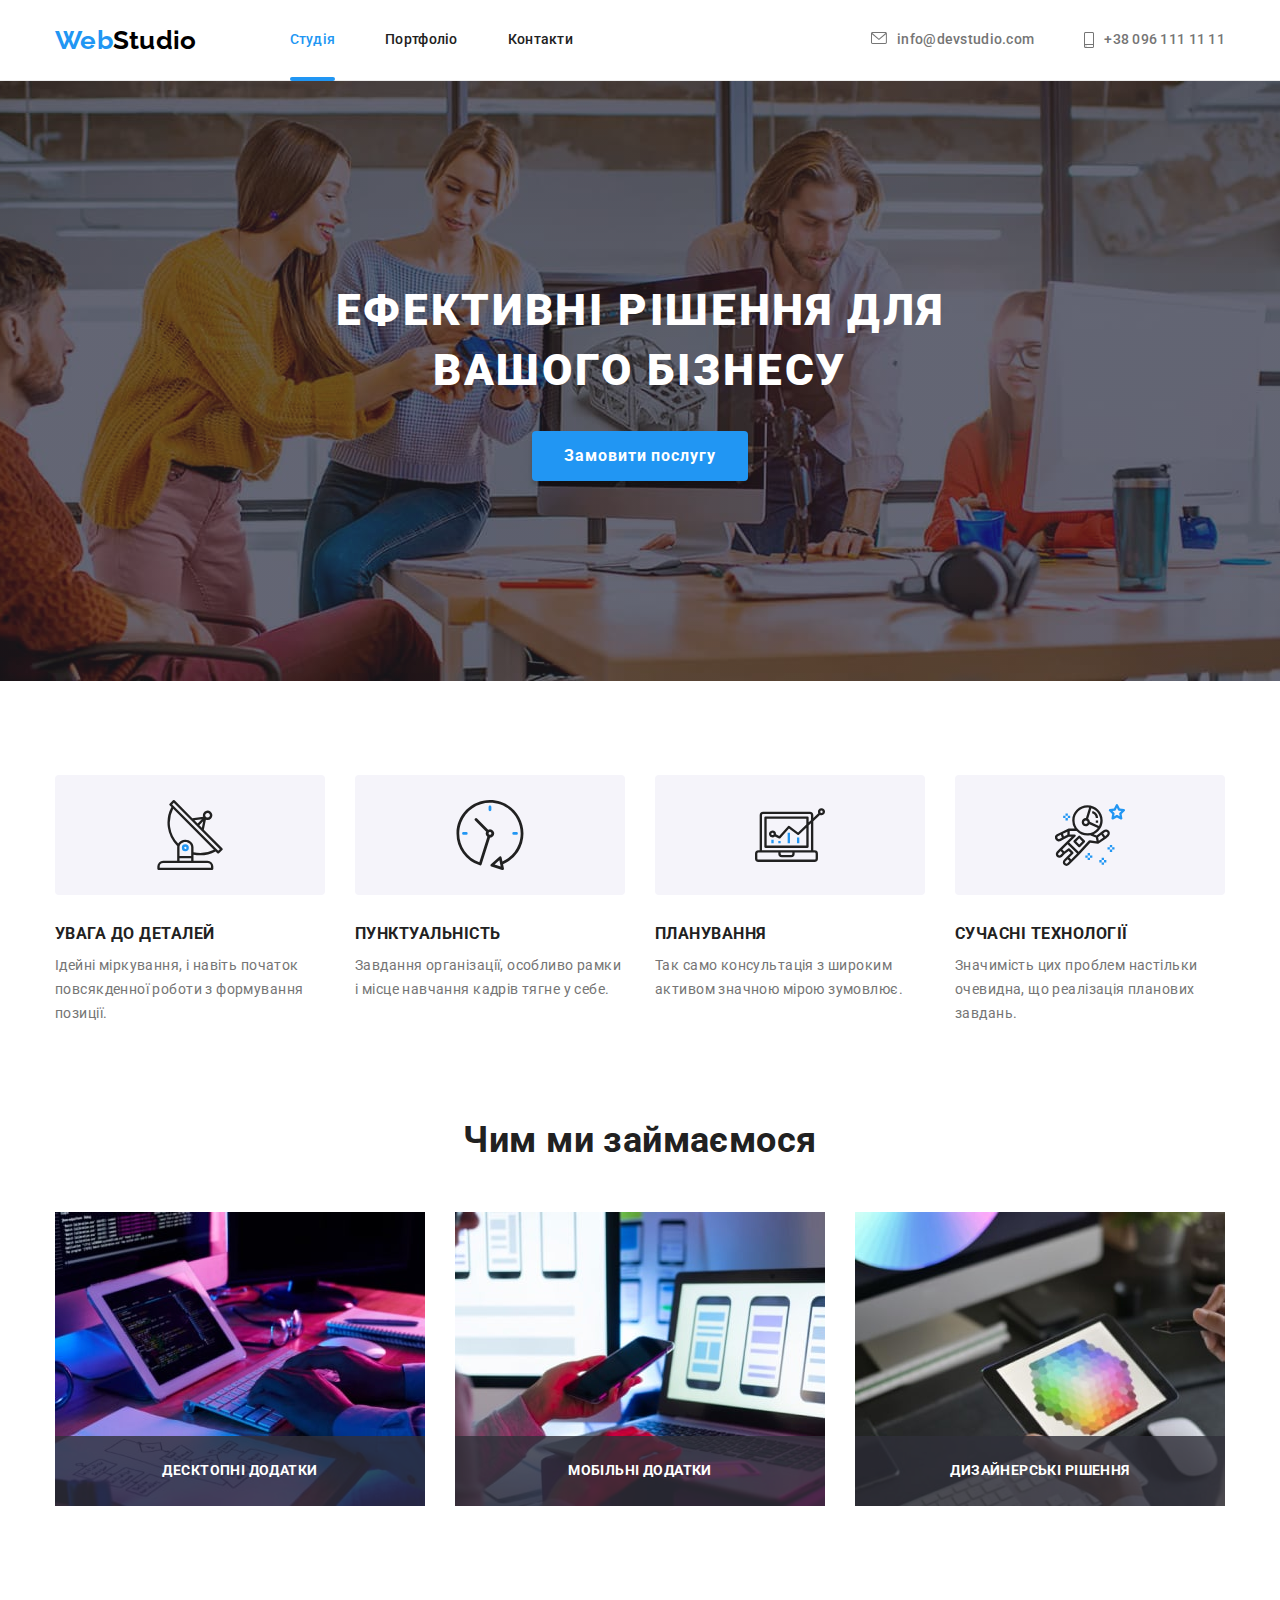
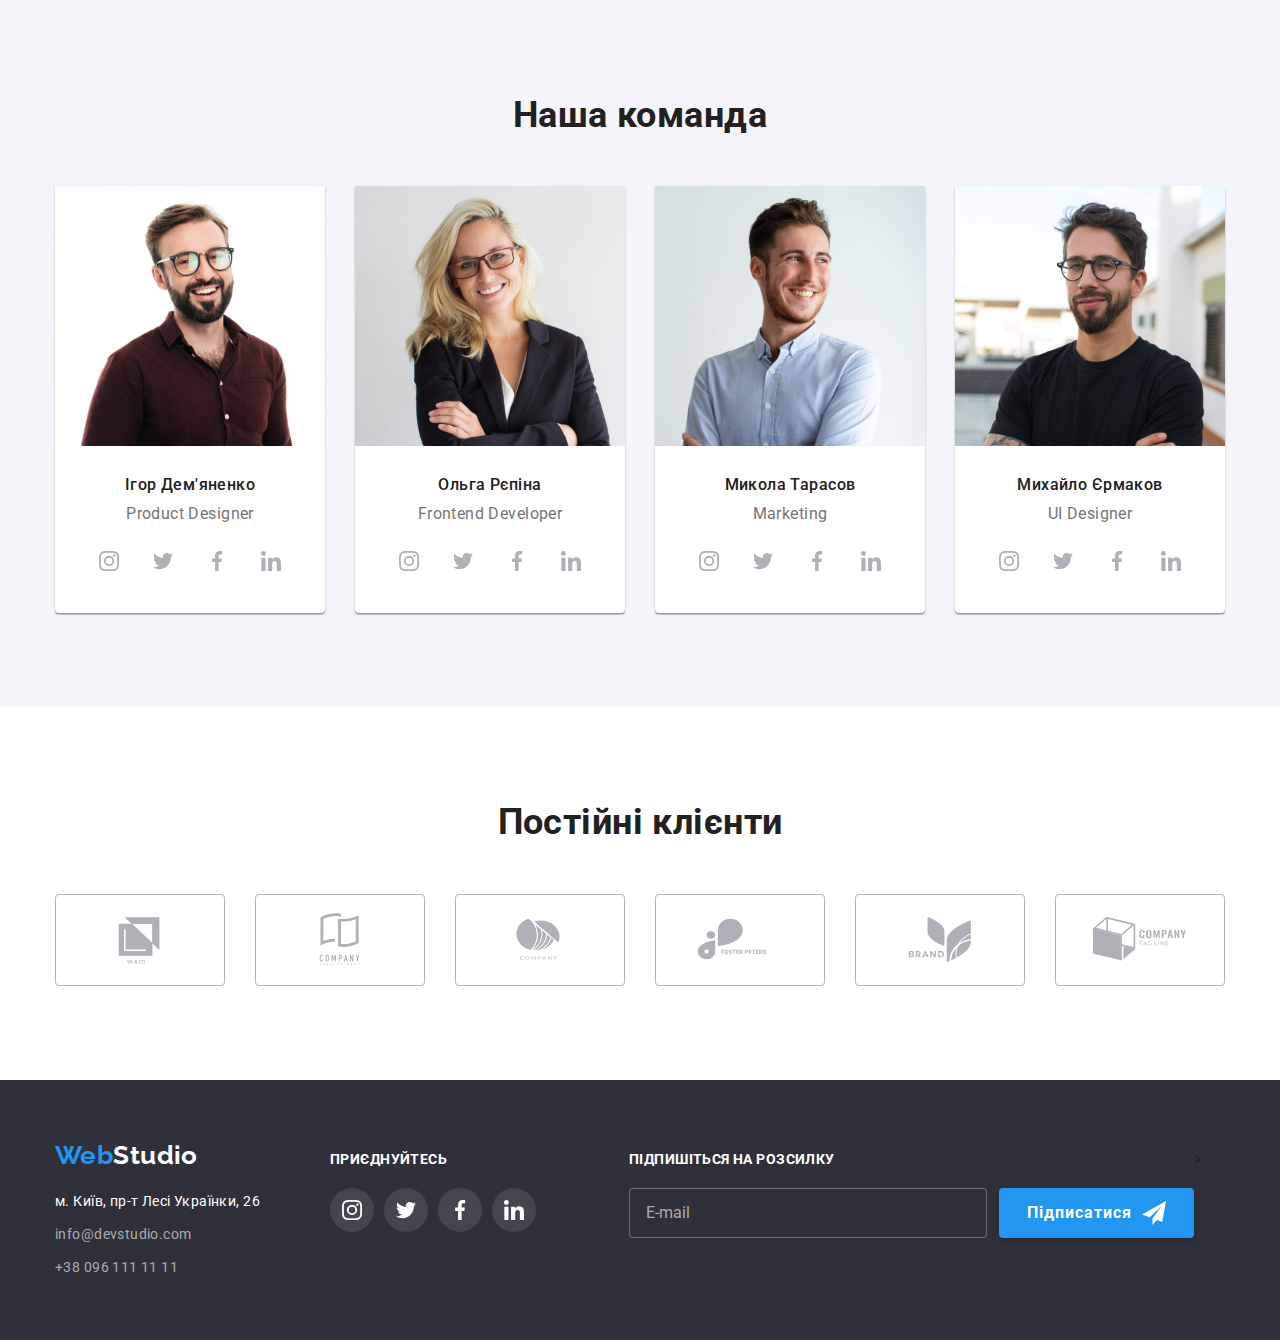
<file: index.html>
<!DOCTYPE html>
<html lang="uk">
<head>
    <meta charset="UTF-8">
    <meta http-equiv="X-UA-Compatible" content="IE=edge">
    <meta name="viewport" content="width=device-width, initial-scale=1.0">
    <title>WebStudio</title>
    <link
        href="https://fonts.googleapis.com/css2?family=Raleway:wght@700&family=Roboto:wght@400;500;700;900&display=swap"
        rel="stylesheet"/>
    <link rel="stylesheet" href="https://cdnjs.cloudflare.com/ajax/libs/modern-normalize/1.1.0/modern-normalize.min.css"/>
    <link rel="stylesheet" href="./css/styles.css"/>
</head>
<body no-scroll>
    <header class="header">
        <div class="container">
            <nav class="header-nav">
                <a class="logo" href="./index.html"><span class="logo-web">Web</span>Studio</a>
                <ul class="header-nav-list list">
                    <li class="item"><a class="header-nav-link link current" href="./index.html">Студія</a></li>
                    <li class="item"><a class="header-nav-link link" href="./portfolio.html">Портфоліо</a></li>
                    <li class="item"><a class="header-nav-link link" href="#">Контакти</a></li>
                </ul>
            </nav>
            <ul class="header-contact-list list">
                <li class="item">
                    <a class="header-contact-link link" href="mailto:info@devstudio.com">
                        <svg class="icon-contact" width="16" height="12">
                            <use href="./images/svg/icons.svg#icon-mail"></use>
                        </svg>
                        <p class="info-contact">info@devstudio.com</p>
                    </a>
                </li>
                <li class="item">
                    <a class="header-contact-link link" href="tel:+380961111111">
                        <svg class="icon-contact" width="10" height="16">
                            <use href="./images/svg/icons.svg#icon-phone"></use>
                        </svg>
                        <p class="info-contact">+38 096 111 11 11</p>
                    </a>
                </li>
            </ul>
        </div>
    </header>
    <main>
        <!-- Hero Section -->
        <section class="hero other-paddings">
            <h1 class="hero-title">Ефективні рішення для вашого бізнесу</h1>
            <button class="hero-btn button" type="button" data-modal-open>Замовити послугу</button>
        </section>
        <!-- Our Advantages Section -->
        <section class="advantages no-bottom-padding">
            <div class="container">
                <h2 class="visually-hidden">Наші переваги</h2>
                <ul class="advantages-list list">
                    <li class="item">
                        <div class="advantages-container">
                            <svg class="advantages-icon" width="70" height="70">
                                <use href="./images/svg/icons.svg#icon-antenna"></use>
                            </svg>
                        </div>
                        <h3 class="advantages-list-title">Увага до деталей</h3>
                        <p class="advantages-list-descr">Ідейні міркування, і навіть початок повсякденної роботи з формування позиції.
                        </p>
                    </li>
                    <li class="item">
                        <div class="advantages-container">
                            <svg class="advantages-icon" width="70" height="70">
                                <use href="./images/svg/icons.svg#icon-clock"></use>
                            </svg>
                        </div>
                        <h3 class="advantages-list-title">Пунктуальність</h3>
                        <p class="advantages-list-descr">Завдання організації, особливо рамки і місце навчання кадрів тягне у себе.</p>
                    </li>
                    <li class="item">
                        <div class="advantages-container">
                            <svg class="advantages-icon" width="70" height="70">
                                <use href="./images/svg/icons.svg#icon-diagram"></use>
                            </svg>
                        </div>
                        <h3 class="advantages-list-title">Планування</h3>
                        <p class="advantages-list-descr">Так само консультація з широким активом значною мірою зумовлює.</p>
                    </li>
                    <li class="item">
                        <div class="advantages-container">
                            <svg class="advantages-icon" width="70" height="70">
                                <use href="./images/svg/icons.svg#icon-astronaut"></use>
                            </svg>
                        </div>
                        <h3 class="advantages-list-title">Сучасні технології</h3>
                        <p class="advantages-list-descr">Значимість цих проблем настільки очевидна, що реалізація планових завдань.</p>
                    </li>
                </ul>
            </div>
        </section>
        <!-- About Section -->
        <section class="about">
            <div class="container">
                <h2 class="about-title section-title">Чим ми займаємося</h2>
                <ul class="about-list list">
                    <li class="item">
                        <div class="about-img-wrapper">
                           <img class="about-list-img" src="./images/about/about-img-1.jpg" alt="Веб студія" width="370" height="294">
                            <div class="about-list-container">
                                <h3 class="about-list-title">Десктопні додатки</h3>
                            </div>
                        </div>
                    </li>
                    <li class="item">
                        <div class="about-img-wrapper">
                            <img class="about-list-img" src="./images/about/about-img-2.jpg" alt="Веб студія" width="370" height="294">
                            <div class="about-list-container">
                                <h3 class="about-list-title">Мобільні додатки</h3>
                            </div>
                        </div>
                    </li>
                    <li class="item">
                        <div class="about-img-wrapper">
                            <img class="about-list-img" src="./images/about/about-img-3.jpg" alt="Веб студія" width="370" height="294">
                            <div class="about-list-container">
                                <h3 class="about-list-title">Дизайнерські рішення</h3>
                            </div>
                        </div>
                    </li>
                </ul>
            </div>
        </section>
        <!-- Our team Section -->
        <section class="team">
            <div class="container">
                <h2 class="team-title section-title">Наша команда</h2>
                <ul class="team-list list">
                    <li class="item">
                        <img class="team-list-img" src="./images/team/team-member-1.jpg" alt="Ігор Дем'яненко" width="270" height="260">
                        <div class="team-container">
                            <h3 class="team-list-title">Ігор Дем'яненко</h3>
                            <p class="team-list-descr">Product Designer</p>
                            <ul class="socials-list list">
                                <li class="socials-item">
                                    <a class="socials-link link" href="#" target="_blank">
                                        <svg class="socials-icon" width="20" height="20">
                                            <use href="./images/svg/icons.svg#icon-instagram"></use>                                            
                                        </svg>
                                    </a>
                                </li>
                                <li class="socials-item">
                                    <a class="socials-link link" href="#" target="_blank">
                                        <svg class="socials-icon" width="20" height="20">
                                            <use href="./images/svg/icons.svg#icon-twitter"></use>
                                        </svg>
                                    </a>
                                </li>
                                <li class="socials-item">
                                    <a class="socials-link link" href="#" target="_blank">
                                        <svg class="socials-icon" width="20" height="20">
                                            <use href="./images/svg/icons.svg#icon-facebook"></use>
                                        </svg>
                                    </a>
                                </li>
                                <li class="socials-item">
                                    <a class="socials-link link" href="#" target="_blank">
                                        <svg class="socials-icon" width="20" height="20">
                                            <use href="./images/svg/icons.svg#icon-linkedin"></use>                                            
                                        </svg>
                                    </a>
                                </li>
                            </ul>
                        </div>
                    </li>
                    <li class="item">
                        <img class="team-list-img" src="./images/team/team-member-2.jpg" alt="Ольга Рєпіна" width="270" height="260">
                        <div class="team-container">
                            <h3 class="team-list-title">Ольга Рєпіна</h3>
                            <p class="team-list-descr">Frontend Developer</p>
                            <ul class="socials-list list">
                                <li class="socials-item">
                                    <a class="socials-link link" href="#" target="_blank">
                                        <svg class="socials-icon" width="20" height="20">
                                            <use href="./images/svg/icons.svg#icon-instagram"></use>
                                        </svg>
                                    </a>
                                </li>
                                <li class="socials-item">
                                    <a class="socials-link link" href="#" target="_blank">
                                        <svg class="socials-icon" width="20" height="20">
                                            <use href="./images/svg/icons.svg#icon-twitter"></use>
                                        </svg>
                                    </a>
                                </li>
                                <li class="socials-item">
                                    <a class="socials-link link" href="#" target="_blank">
                                        <svg class="socials-icon" width="20" height="20">
                                            <use href="./images/svg/icons.svg#icon-facebook"></use>
                                        </svg>
                                    </a>
                                </li>
                                <li class="socials-item">
                                    <a class="socials-link link" href="#" target="_blank">
                                        <svg class="socials-icon" width="20" height="20">
                                            <use href="./images/svg/icons.svg#icon-linkedin"></use>
                                        </svg>
                                    </a>
                                </li>
                            </ul>
                        </div>
                    </li>
                    <li class="item">
                        <img class="team-list-img" src="./images/team/team-member-3.jpg" alt="Микола Тарасов" width="270" height="260">
                        <div class="team-container">
                            <h3 class="team-list-title">Микола Тарасов</h3>
                            <p class="team-list-descr">Marketing</p>
                            <ul class="socials-list list">
                                <li class="socials-item">
                                    <a class="socials-link link" href="#" target="_blank">
                                        <svg class="socials-icon" width="20" height="20">
                                            <use href="./images/svg/icons.svg#icon-instagram"></use>                                            
                                        </svg>
                                    </a>
                                </li>
                                <li class="socials-item">
                                    <a class="socials-link link" href="#" target="_blank">
                                        <svg class="socials-icon" width="20" height="20">
                                            <use href="./images/svg/icons.svg#icon-twitter"></use>
                                        </svg>
                                    </a>
                                </li>
                                <li class="socials-item">
                                    <a class="socials-link link" href="#" target="_blank">
                                        <svg class="socials-icon" width="20" height="20">
                                            <use href="./images/svg/icons.svg#icon-facebook"></use>
                                        </svg>
                                    </a>
                                </li>
                                <li class="socials-item">
                                    <a class="socials-link link" href="#" target="_blank">
                                        <svg class="socials-icon" width="20" height="20">
                                            <use href="./images/svg/icons.svg#icon-linkedin"></use>                                            
                                        </svg>
                                    </a>
                                </li>
                            </ul>
                        </div>
                    </li>
                    <li class="item">
                        <img class="team-list-img" src="./images/team/team-member-4.jpg" alt="Михайло Єрмаков" width="270" height="260">
                        <div class="team-container">
                            <h3 class="team-list-title">Михайло Єрмаков</h3>
                            <p class="team-list-descr">UI Designer</p>
                            <ul class="socials-list list">
                                <li class="socials-item">
                                    <a class="socials-link link" href="#" target="_blank">
                                        <svg class="socials-icon" width="20" height="20">
                                            <use href="./images/svg/icons.svg#icon-instagram"></use>                                            
                                        </svg>
                                    </a>
                                </li>
                                <li class="socials-item">
                                    <a class="socials-link link" href="#" target="_blank">
                                        <svg class="socials-icon" width="20" height="20">
                                            <use href="./images/svg/icons.svg#icon-twitter"></use>
                                        </svg>
                                    </a>
                                </li>
                                <li class="socials-item">
                                    <a class="socials-link link" href="#" target="_blank">
                                        <svg class="socials-icon" width="20" height="20">
                                            <use href="./images/svg/icons.svg#icon-facebook"></use>
                                        </svg>
                                    </a>
                                </li>
                                <li class="socials-item">
                                    <a class="socials-link link" href="#" target="_blank">
                                        <svg class="socials-icon" width="20" height="20">
                                            <use href="./images/svg/icons.svg#icon-linkedin"></use>                                            
                                        </svg>
                                    </a>
                                </li>
                            </ul>
                        </div>
                    </li>
                </ul>
            </div>
        </section>
        <!-- Clients -->
        <section class="clients">
            <div class="container">
                <h2 class="clients-title section-title">Постійні клієнти</h2>
                <ul class="clients-list list">
                    <li class="clients-list-item item">
                        <a class="clients-link" href="#" target="_blank">
                            <svg class="clients-icon" width="106" height="60">
                                <use href="./images/svg/icons.svg#icon-clients-logo-1"></use>
                            </svg>
                        </a>
                    </li>
                    <li class="clients-list-item item">
                        <a class="clients-link" href="#" target="_blank">
                            <svg class="clients-icon" width="106" height="60">
                                <use href="./images/svg/icons.svg#icon-clients-logo-2"></use>
                            </svg>
                        </a>
                    </li>
                    <li class="clients-list-item item">
                        <a class="clients-link" href="#" target="_blank" >
                            <svg class="clients-icon" width="106" height="60">
                                <use href="./images/svg/icons.svg#icon-clients-logo-3"></use>
                            </svg>
                        </a>
                    </li>
                    <li class="clients-list-item item">
                        <a class="clients-link" href="#" target="_blank">
                            <svg class="clients-icon" width="106" height="60">
                                <use href="./images/svg/icons.svg#icon-clients-logo-4"></use>
                            </svg>
                        </a>
                    </li>
                    <li class="clients-list-item item">
                        <a class="clients-link" href="#" target="_blank">
                            <svg class="clients-icon" width="106" height="60">
                                <use href="./images/svg/icons.svg#icon-clients-logo-5"></use>
                            </svg>
                        </a>
                    </li>
                    <li class="clients-list-item item">
                        <a class="clients-link" href="#" target="_blank">
                            <svg class="clients-icon" width="106" height="60">
                                <use href="./images/svg/icons.svg#icon-clients-logo-6"></use>
                            </svg>
                        </a>
                    </li>
                </ul>
            </div>
        </section>
    </main>
    <footer class="footer">
        <div class="container">
            <div class="footer-contacts">
                <a class="logo" href="./index.html"><span class="logo-web">Web</span>Studio</a>
                <address class="footer-address">
                    <ul class="footer-list list">
                        <li class="item"><a class="footer-list-link link address" href="https://goo.gl/maps/mnZD3GT6xmmtejTY8"
                                rel="noopener noreferrer nofollow" target="_blank">м. Київ, пр-т Лесі Українки, 26</a></li>
                        <li class="item"><a class="footer-list-link link" href="mailto:info@devstudio.com">info@devstudio.com</a></li>
                        <li class="item"><a class="footer-list-link link" href="tel:+380961111111">+38 096 111 11 11</a></li>
                    </ul>
                </address>
            </div>
            <div class="footer-socials">
                <p class="call-to-action">Приєднуйтесь</p>
                <ul class="socials-list list">
                    <li class="socials-item">
                        <a class="socials-link link" href="#" target="_blank">
                            <svg class="socials-icon" width="20" height="20">
                                <use href="./images/svg/icons.svg#icon-instagram"></use>
                            </svg>
                        </a>
                    </li>
                    <li class="socials-item">
                        <a class="socials-link link" href="#" target="_blank">
                            <svg class="socials-icon" width="20" height="20">
                                <use href="./images/svg/icons.svg#icon-twitter"></use>
                            </svg>
                        </a>
                    </li>
                    <li class="socials-item">
                        <a class="socials-link link" href="#" target="_blank">
                            <svg class="socials-icon" width="20" height="20">
                                <use href="./images/svg/icons.svg#icon-facebook"></use>
                            </svg>
                        </a>
                    </li>
                    <li class="socials-item">
                        <a class="socials-link link" href="#" target="_blank">
                            <svg class="socials-icon" width="20" height="20">
                                <use href="./images/svg/icons.svg#icon-linkedin"></use>
                            </svg>
                        </a>
                    </li>
                </ul>
            </div>
            <form class="footer-form">
                <p class="call-to-action">Підпишіться на розсилку</p>
                <div class="footer-form-wrap">
                    <label class="footer-form-element">
                        <input class="footer-form-input" type="email" name="email" placeholder="E-mail">
                    </label>
                    <button class="footer-form-btn button" type="submit">
                        Підписатися
                        <svg class="btn-icon-send" width="24" height="24">
                            <use href="./images/svg/icons.svg#icon-send"></use>
                        </svg>
                    </button>
                </div>
            </form>>
        </div>
    </footer>
    <div class="backdrop is-hidden" data-modal>
        <div class="modal">
            <button class="close-btn" data-modal-close>
                <svg class="close-btn-icon" width="11" height="11">
                    <use href="./images/svg/icons.svg#icon-close-btn"/>
                </svg>
            </button>
            <form class="form">
                <p class="form-call-to-action">Залиште свої дані, ми вам передзвонимо</p>
                <label class="form-element">
                    <span class="form-label">Ім'я</span>
                    <div class="input-wrap">
                        <svg class="input-icon" width="18" height="18">
                            <use href="./images/svg/icons.svg#icon-person"></use>
                        </svg>
                        <input class="form-input" type="text" name="name">
                    </div>
                </label>
                <label class="form-element">
                    <span class="form-label">Телефон</span>
                    <div class="input-wrap">
                        <svg class="input-icon" width="18" height="18">
                            <use href="./images/svg/icons.svg#icon-tel"></use>
                        </svg>
                        <input class="form-input" type="tel" name="tel">
                    </div>
                </label>
                <label class="form-element">
                    <span class="form-label">Пошта</span>
                    <div class="input-wrap">
                        <svg class="input-icon" width="18" height="18">
                            <use href="./images/svg/icons.svg#icon-email"></use>
                        </svg>
                        <input class="form-input" type="email" name="email">
                    </div>
                </label>
                <label class="form-element">
                    <span class="form-label">Коментар</span>
                    <textarea class="form-input textarea" name="comment" placeholder="Введіть текст"></textarea>
                </label>
                <label class="accept">
                    <input type="checkbox" name="accept" class=" checkbox visually-hidden" required>
                    <div class="custom-checkbox">
                        <svg class="unchecked" width="16" height="15">
                            <use href="./images/svg/icons.svg#icon-unchecked-box"></use>
                        </svg>
                        <svg class="tick" width="16" height="15">
                            <use href="./images/svg/icons.svg#icon-tick"></use>
                        </svg>
                    </div>
                    <span>Погоджуюся з розсилкою та приймаю <a href="#" target="_blank" class="accept-link">Умови договору</a></span>
                </label>
                <button class="form-btn button" type="submit">Відправити</button>
            </form>
        </div>
    </div>
    <script src="./js/modal.js"></script>
</body>
</html>
</file>
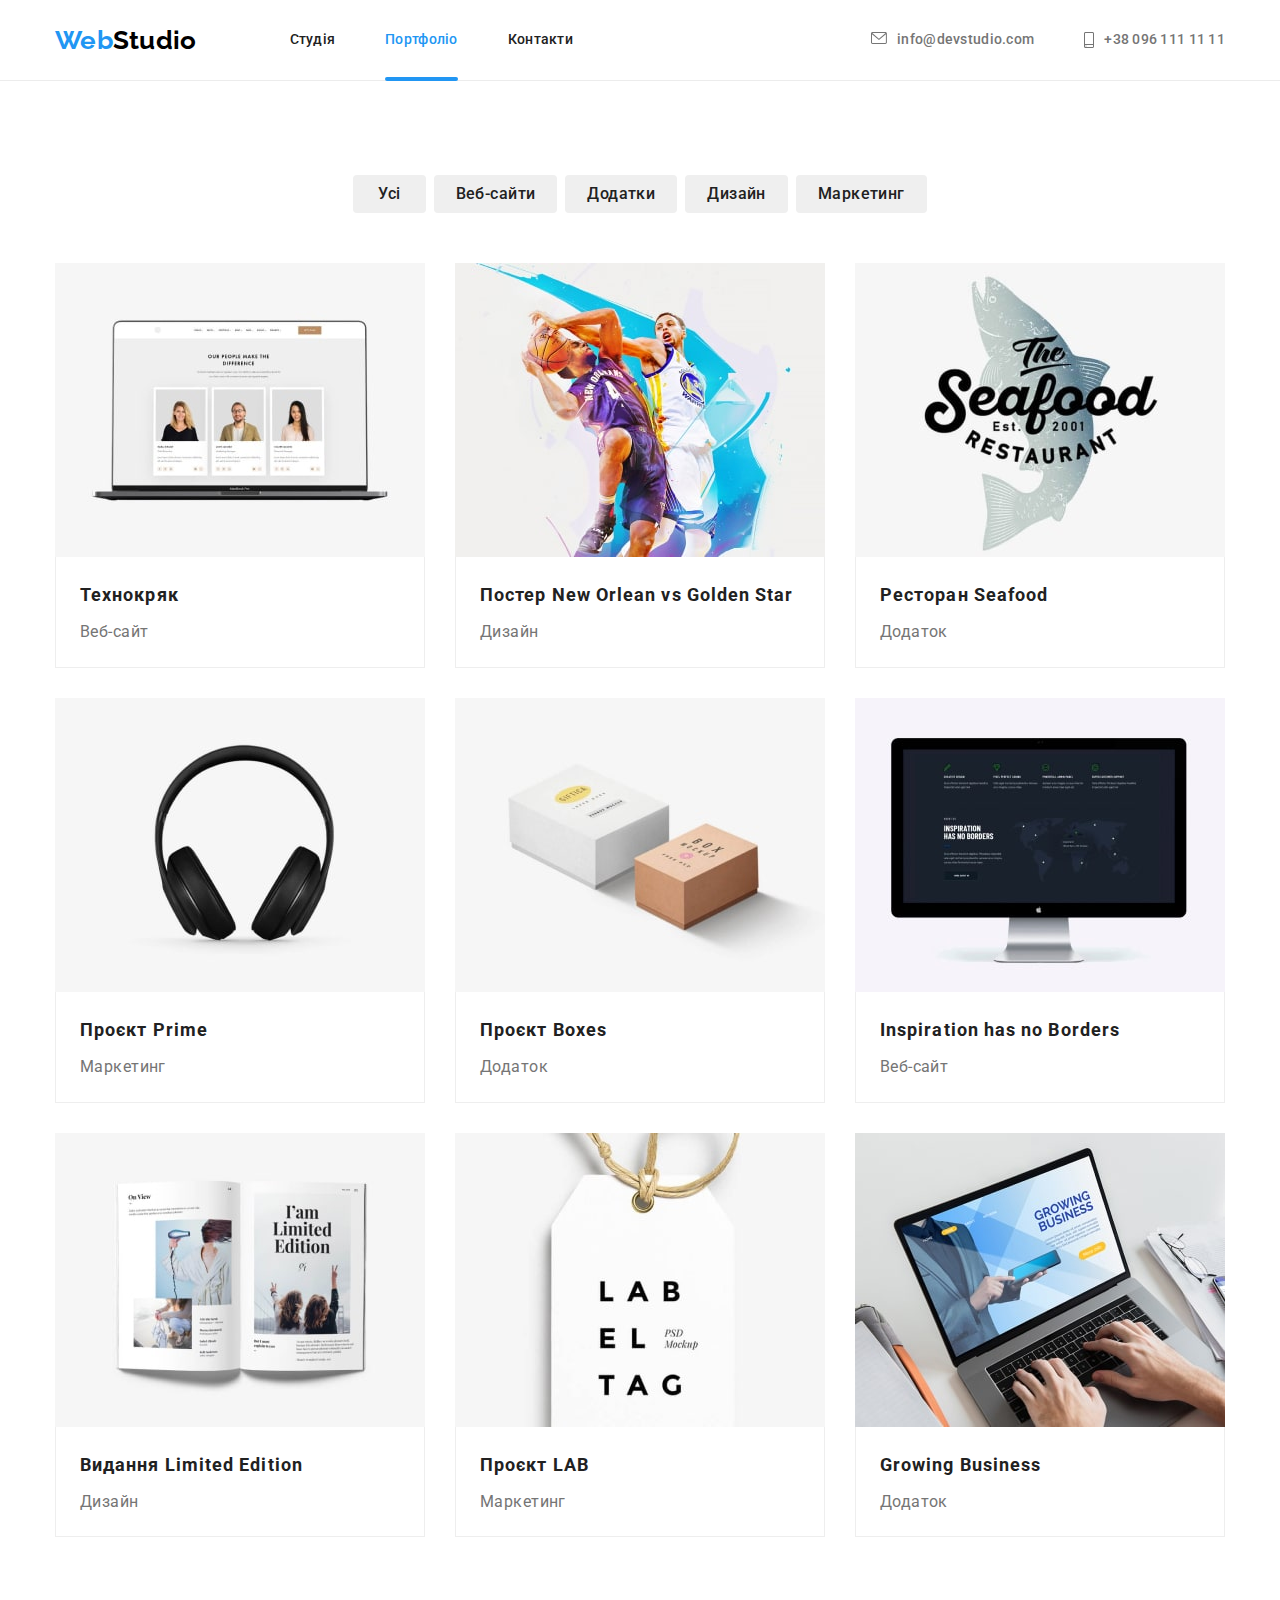
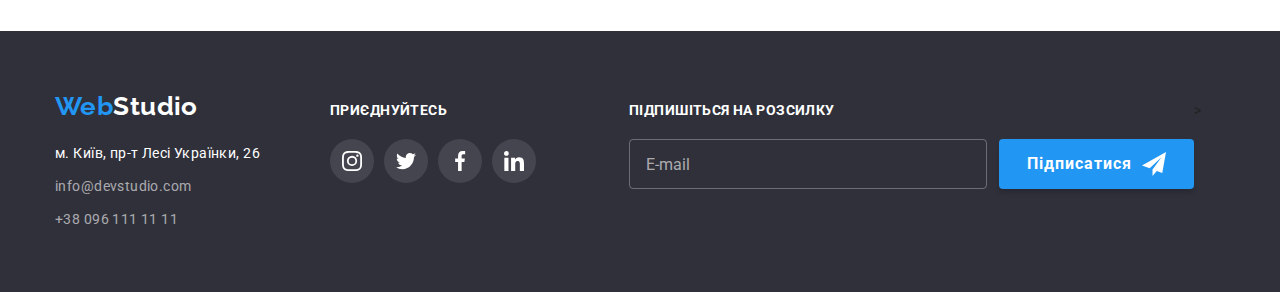
<file: portfolio.html>
<!DOCTYPE html>
<html lang="uk">
<head>
    <meta charset="UTF-8">
    <meta http-equiv="X-UA-Compatible" content="IE=edge">
    <meta name="viewport" content="width=device-width, initial-scale=1.0">
    <title>WebStudio</title>
    <link
        href="https://fonts.googleapis.com/css2?family=Raleway:wght@700&family=Roboto:wght@400;500;700;900&display=swap"
        rel="stylesheet" />
    <link rel="stylesheet" href="https://cdnjs.cloudflare.com/ajax/libs/modern-normalize/1.1.0/modern-normalize.min.css"/>
    <link rel="stylesheet" href="./css/styles.css"/>
</head>

<body>
    <header class="header">
        <div class="container">
            <nav class="header-nav">
                <a class="logo" href="./index.html"><span class="logo-web">Web</span>Studio</a>
                <ul class="header-nav-list list">
                    <li class="item"><a class="header-nav-link link" href="./index.html">Студія</a></li>
                    <li class="item"><a class="header-nav-link link current" href="./portfolio.html">Портфоліо</a></li>
                    <li class="item"><a class="header-nav-link link" href="#">Контакти</a></li>
                </ul>
            </nav>
            <ul class="header-contact-list list">
                <li class="item">
                    <a class="header-contact-link link" href="mailto:info@devstudio.com">
                        <svg class="icon-contact" width="16" height="12">
                            <use href="./images/svg/icons.svg#icon-mail"></use>
                        </svg>
                        <p class="info-contact">info@devstudio.com</p>
                    </a>
                </li>
                <li class="item">
                    <a class="header-contact-link link" href="tel:+380961111111">
                        <svg class="icon-contact" width="10" height="16">
                            <use href="./images/svg/icons.svg#icon-phone"></use>
                        </svg>
                        <p class="info-contact">+38 096 111 11 11</p>
                    </a>
                </li>
            </ul>
        </div>
    </header>
    <main>
        <!-- Our Projects Section -->
        <section class="projects">
            <div class="container">
                <h1 class="visually-hidden">Наші роботи</h1>
                <ul class="projects-btn-list list">
                    <li class="item"><button class="projects-btn main-btn" type="button">Усі</button></li>
                    <li class="item"><button class="projects-btn" type="button">Веб-сайти</button></li>
                    <li class="item"><button class="projects-btn" type="button">Додатки</button></li>
                    <li class="item"><button class="projects-btn" type="button">Дизайн</button></li>
                    <li class="item"><button class="projects-btn" type="button">Маркетинг</button></li>
                </ul>
                <ul class="projects-list list">
                    <li class="projects-item item">
                        <a class="projects-link link" href="#">
                            <div class="projects-img-wrapper">
                                <img class="projects-list-img" src="./images/projects/projects-img-1.jpg" alt="Технокряк" width="370" height="294">
                                <div class="projects-descr-wrapper">
                                    <p class="projects-list-descr">Ресурс пропонує комплексні пропозиції з різним рівнем функціоналу та сервісів. Все це
                                        дозволить відвідувачу отримати
                                        вичерпні відомості про компанію чи приватну особу.</p>
                                </div>
                            </div>
                            <div class="card-border">
                                <h2 class="projects-list-title">Технокряк</h2>
                                <p class="projects-list-category">Веб-сайт</p>                                
                            </div>
                        </a>
                    </li>
                    <li class="projects-item item">
                        <a class="projects-link link" href="#">
                            <div class="projects-img-wrapper">
                                <img class="projects-list-img" src="./images/projects/projects-img-2.jpg"
                                    alt="Постер New Orlean vs Golden Star" width="370" height="294">
                                <div class="projects-descr-wrapper">
                                    <p class="projects-list-descr">Ресурс пропонує комплексні пропозиції з різним рівнем функціоналу та сервісів. Все це
                                    дозволить відвідувачу отримати
                                    вичерпні відомості про компанію чи приватну особу.</p>
                                </div>
                            </div>
                            <div class="card-border">
                                <h2 class="projects-list-title">Постер New Orlean vs Golden Star</h2>
                                <p class="projects-list-category">Дизайн</p>
                            </div>
                        </a>
                    </li>
                    <li class="projects-item item">
                        <a class="projects-link link" href="#">
                            <div class="projects-img-wrapper">
                                <img class="projects-list-img" src="./images/projects/projects-img-3.jpg" alt="Ресторан Seafood" width="370"
                                    height="294">
                                <div class="projects-descr-wrapper">
                                    <p class="projects-list-descr">Ресурс пропонує комплексні пропозиції з різним рівнем функціоналу та сервісів. Все це
                                        дозволить відвідувачу отримати
                                        вичерпні відомості про компанію чи приватну особу.</p>
                                </div>
                            </div>
                            <div class="card-border">
                                <h2 class="projects-list-title">Ресторан Seafood</h2>
                                <p class="projects-list-category">Додаток</p>
                            </div>          
                        </a>
                    </li>
                    <li class="projects-item item">
                        <a class="projects-link link" href="#">
                            <div class="projects-img-wrapper">
                                <img class="projects-list-img" src="./images/projects/projects-img-4.jpg" alt="Проєкт Prime" width="370" height="294">
                                <div class="projects-descr-wrapper">
                                    <p class="projects-list-descr">Ресурс пропонує комплексні пропозиції з різним рівнем функціоналу та сервісів. Все це
                                        дозволить відвідувачу отримати
                                        вичерпні відомості про компанію чи приватну особу.</p>
                                </div>
                            </div>                            
                            <div class="card-border">
                                <h2 class="projects-list-title">Проєкт Prime</h2>
                                <p class="projects-list-category">Маркетинг</p>
                            </div>        
                        </a>
                    </li>
                    <li class="projects-item item">
                        <a class="projects-link link" href="#">
                            <div class="projects-img-wrapper">
                                <img class="projects-list-img" src="./images/projects/projects-img-5.jpg" alt="Проєкт Boxes" width="370" height="294">
                                <div class="projects-descr-wrapper">
                                    <p class="projects-list-descr">Ресурс пропонує комплексні пропозиції з різним рівнем функціоналу та сервісів. Все це
                                        дозволить відвідувачу отримати
                                        вичерпні відомості про компанію чи приватну особу.</p>
                                </div>
                            </div>                            
                            <div class="card-border">
                                <h2 class="projects-list-title">Проєкт Boxes</h2>
                                <p class="projects-list-category">Додаток</p>
                            </div>      
                        </a>
                    </li>
                    <li class="projects-item item">
                        <a class="projects-link link" href="#">
                            <div class="projects-img-wrapper">
                                <img class="projects-list-img" src="./images/projects/projects-img-6.jpg" alt="Inspiration has no Borders" width="370"
                                    height="294">
                                <div class="projects-descr-wrapper">
                                    <p class="projects-list-descr">Ресурс пропонує комплексні пропозиції з різним рівнем функціоналу та сервісів. Все це
                                        дозволить відвідувачу отримати
                                        вичерпні відомості про компанію чи приватну особу.</p>
                                </div>
                            </div>
                            <div class="card-border">
                                <h2 class="projects-list-title">Inspiration has no Borders</h2>
                                <p class="projects-list-category">Веб-сайт</p>
   
                            </div>                   
                        </a>
                    </li>
                    <li class="projects-item item">
                        <a class="projects-link link" href="#">
                            <div class="projects-img-wrapper">
                                    <img class="projects-list-img" src="./images/projects/projects-img-7.jpg" alt="Видання Limited Edition"
                                width="370" height="294">
                                    <div class="projects-descr-wrapper">
                                        <p class="projects-list-descr">Ресурс пропонує комплексні пропозиції з різним рівнем функціоналу та сервісів. Все це
                                            дозволить відвідувачу отримати
                                            вичерпні відомості про компанію чи приватну особу.</p>
                                    </div>
                            </div>
                            <div class="card-border">
                                <h2 class="projects-list-title">Видання Limited Edition</h2>
                                <p class="projects-list-category">Дизайн</p>
        
                            </div>                
                        </a>
                    </li>
                    <li class="projects-item item">
                        <a class="projects-link link" href="#">
                            <div class="projects-img-wrapper">
                                <img class="projects-list-img" src="./images/projects/projects-img-8.jpg" alt="Проєкт LAB" width="370" height="294">
                                <div class="projects-descr-wrapper">
                                    <p class="projects-list-descr">Ресурс пропонує комплексні пропозиції з різним рівнем функціоналу та сервісів. Все це
                                        дозволить відвідувачу отримати
                                        вичерпні відомості про компанію чи приватну особу.</p>
                                </div>
                            </div>
                            <div class="card-border">
                                <h2 class="projects-list-title">Проєкт LAB</h2>
                                <p class="projects-list-category">Маркетинг</p>
                  
                            </div>   
                        </a>
                    </li>
                    <li class="projects-item item">
                        <a class="projects-link link" href="#">
                            <div class="projects-img-wrapper">
                                <img class="projects-list-img" src="./images/projects/projects-img-9.jpg" alt="Growing Business" width="370"
                                    height="294">
                                <div class="projects-descr-wrapper">
                                    <p class="projects-list-descr">Ресурс пропонує комплексні пропозиції з різним рівнем функціоналу та сервісів. Все це
                                        дозволить відвідувачу отримати
                                        вичерпні відомості про компанію чи приватну особу.</p>
                                </div>
                            </div>
                            <div class="card-border">
                                <h2 class="projects-list-title">Growing Business</h2>
                                <p class="projects-list-category">Додаток</p>
                            </div>         
                        </a>
                    </li>
                </ul>
            </div>
        </section>
    </main> 
    <footer class="footer">
        <div class="container">
            <div class="footer-contacts">
                <a class="logo" href="./index.html"><span class="logo-web">Web</span>Studio</a>
                <address class="footer-address">
                    <ul class="footer-list list">
                        <li class="item"><a class="footer-list-link link address"
                                href="https://goo.gl/maps/mnZD3GT6xmmtejTY8" rel="noopener noreferrer nofollow"
                                target="_blank">м. Київ, пр-т Лесі Українки, 26</a></li>
                        <li class="item"><a class="footer-list-link link"
                                href="mailto:info@devstudio.com">info@devstudio.com</a></li>
                        <li class="item"><a class="footer-list-link link" href="tel:+380961111111">+38 096 111 11 11</a>
                        </li>
                    </ul>
                </address>
            </div>
            <div class="footer-socials">
                <p class="call-to-action">Приєднуйтесь</p>
                <ul class="socials-list list">
                    <li class="socials-item">
                        <a class="socials-link link" href="#" target="_blank">
                            <svg class="socials-icon" width="20" height="20">
                                <use href="./images/svg/icons.svg#icon-instagram"></use>
                            </svg>
                        </a>
                    </li>
                    <li class="socials-item">
                        <a class="socials-link link" href="#" target="_blank">
                            <svg class="socials-icon" width="20" height="20">
                                <use href="./images/svg/icons.svg#icon-twitter"></use>
                            </svg>
                        </a>
                    </li>
                    <li class="socials-item">
                        <a class="socials-link link" href="#" target="_blank">
                            <svg class="socials-icon" width="20" height="20">
                                <use href="./images/svg/icons.svg#icon-facebook"></use>
                            </svg>
                        </a>
                    </li>
                    <li class="socials-item">
                        <a class="socials-link link" href="#" target="_blank">
                            <svg class="socials-icon" width="20" height="20">
                                <use href="./images/svg/icons.svg#icon-linkedin"></use>
                            </svg>
                        </a>
                    </li>
                </ul>
            </div>
            <form class="footer-form">
                <p class="call-to-action">Підпишіться на розсилку</p>
                <div class="footer-form-wrap">
                    <label class="footer-form-element">
                        <input class="footer-form-input" type="email" name="email" placeholder="E-mail">
                    </label>
                    <button class="footer-form-btn button" type="submit">
                        Підписатися
                        <svg class="btn-icon-send" width="24" height="24">
                            <use href="./images/svg/icons.svg#icon-send"></use>
                        </svg>
                    </button>
                </div>
            </form>>
        </div>
    </footer>
</body>
</file>
<file: css/styles.css>
:root {
    --first-primary-color: #212121;
    --second-primary-color: #757575;
    --accent-color: #2196F3;
    --white: #FFFFFF;
    --black: #000000;
    --grey: rgba(255, 255, 255, 0.6);
    --secondary-background-color: #2F303A;
    --additional-background-color: #F5F4FA;
    --active-btn-color: #188CE8;
    --icon-color: #AFB1B8;
    --btn-shadow-color: rgba(0, 0, 0, 0.15);
    --transition-time: 250ms;
    --transition-function: cubic-bezier(0.4, 0, 0.2, 1);
}
/* body */
body {
    font-family: "Roboto", sans-serif;
    font-size: 14px;
    letter-spacing: 0.03em;
    color: var(--first-primary-color);
    background-color: var(--white);
}
/* link */
.link {
    text-decoration: none;
    transition: color var(--transition-time) var(--transition-function);
}

button {
    border: none;
}

/* glabal margins reset */
h1,h2,h3,h4,h5,h6,p,ul {
    margin-top: 0;
    margin-bottom: 0;
}

/* img */
img {
    display: block;
    max-width: 100%;
}
.container {
    margin-left: auto;
    margin-right: auto;
    padding-left: 15px;
    padding-right: 15px;
    width: 1200px;
}

.section-title {
    margin-bottom: 50px;
    
    font-weight: 700;
    font-size: 36px;
    line-height: 1.17;
    text-align: center;
}

/* header */
.logo {
    font-family:"Raleway", sans-serif;
    font-weight: 700;
    font-size: 26px;
    line-height: 1.19;
    text-decoration: none;
}

.header {
    border-bottom-width: 1px;
    border-bottom-style: solid;
    border-bottom-color:#ECECEC;
}

.header .logo {
    margin-right: 93px;
    color: var(--black);
}

.list {
    list-style: none;
    padding-left: 0px;
}

header > .container {
    align-items: center;
    display: flex;
}

.header-nav {
    display: flex;
    align-items: center;

    font-weight: 500;
    line-height: 1.14;
    letter-spacing: 0.02em;
}

.header-nav-list {
    align-items: center;
    display: flex;
}

.header-nav-list .item:not(:last-child) {
    margin-right: 50px;
}
.header-nav-link {
    display: block;
    padding-top: 32px;
    padding-bottom: 32px;

    letter-spacing: 0.02em;
    color: var(--first-primary-color);

    position: relative;
}

.header-nav-link.current {
    color: var(--accent-color);
}

.header-nav-link.current::after {
    content: '';
    display: block;
    width: 100%;
    height: 4px;
    background-color: var(--accent-color);
    border-radius: 2px;

    position: absolute;
    bottom: -1px;
}

.header-contact-list {
    display: flex;
    margin-left: auto;
}

.header-contact-list .item + .item {
    margin-left: 50px;
}

.header-contact-link {
    display: flex;
    padding-top: 32px;
    padding-bottom: 32px;

    letter-spacing: 0.02em;
    line-height: 1.14;
    font-weight: 500;
    
    color: var(--second-primary-color);
}

.icon-contact {
    margin-right: 10px;
    fill: currentColor;
}

.header-contact-list .item {
    display: flex;
    align-items: center;
}

/* sections */
section {
    padding-top: 94px;
    padding-bottom: 94px;
}
section.other-paddings {
    padding-top: 200px;
    padding-bottom: 200px;
}
section.no-bottom-padding {
    padding-bottom: 0px;
}

/* hero */
.hero {
    max-width: 1600px;
    min-height: 600px;
    margin-left: auto;
    margin-right: auto;

    background-color: var(--secondary-background-color);
    text-align: center;
    background-image: linear-gradient(rgba(47, 48, 58, 0.4),rgba(47, 48, 58, 0.4)), url(../images/background/hero-bgd.jpg);
    background-repeat: no-repeat;
    background-position: center;
    background-size: cover;
    /* last 2?? */
}

.hero-title {
    margin-bottom: 30px;
    margin-left: auto;
    margin-right: auto;
    width: 696px;

    font-weight: 900;
    font-size: 44px;
    line-height: 1.36;
    text-align: center;
    letter-spacing: 0.06em;
    text-transform: uppercase;
    color: var(--white);
}

.button {
    font-weight: 700;
    font-size: 16px;
    line-height: 1.88;
    text-align: center;
    letter-spacing: 0.06em;
    font-family: inherit;

    border-radius: 4px;
    border: none;
    box-shadow: 0px 4px 4px var(--btn-shadow-color);
    background-color: var(--accent-color);
    color: var(--white);
    cursor: pointer;
    transition: background-color var(--transition-time) var(--transition-function);
}

.button:hover,
.button:focus {
    background-color: var(--active-btn-color);
}
.hero-btn {
    padding: 10px 32px;
}

.hero-btn:hover, .hero-btn:focus {
    background-color: var(--active-btn-color);
    
}
/* Advantages Section */
.advantages-list {
    display: flex;
}

.advantages-list .item:not(:last-child) {
    margin-right: 30px;
}

.advantages-list .item {
    width: calc((100%-90px)/4);
}

.advantages-container {
    margin-bottom: 30px;
    display: flex;
    height: 120px;
    width: 270px;
    justify-content: center;
    align-items: center;

    background-color: var(--additional-background-color);
    border-radius: 4px;
}

.advantages-list-title {
    margin-bottom: 10px;

    font-weight: 700;
    line-height: 1.14;
    letter-spacing: 0.03em;
    text-transform: uppercase;
}
.advantages-list-descr {
    line-height: 1.71;
    color: var(--second-primary-color)
}
/* About Section */
.about-list {
    display: flex;
}

.about-list .item:not(:last-child) {
    margin-right: 30px;
}

.about-img-wrapper {
    position: relative;
}

.about-list-container {
    display: flex;
    justify-content: center;
    align-items: center;
    width: 100%;
    height: 70px;

    background-color: rgba(47, 48, 58, 0.8);

    position: absolute;
    bottom: 0;

}

.about-list-title {
    font-size: inherit;
    font-weight: 700;
    line-height: 1.14;
    text-align: center;
    text-transform: uppercase;
    color: var(--white);
}

/* Our Team Section */
.team {
   background-color: var(--additional-background-color);
}

.team-list {
    display: flex;
}

.team-list .item {
    background-color: var(--white);
    border-radius: 0px 0px 4px 4px;
    box-shadow: 0px 1px 3px rgba(0, 0, 0, 0.12), 0px 1px 1px rgba(0, 0, 0, 0.14), 0px 2px 1px rgba(0, 0, 0, 0.2);
}

.team-list .item:not(:last-child) {
    margin-right: 30px;
}

.team-list-title {
    margin-bottom: 10px;

    font-weight: 500;
    font-size: 16px;
    line-height: 1.17;
    text-align: center;
}
.team-list-descr {
    margin-bottom: 16px;

    font-size: 16px;
    line-height: 1.19;
    text-align: center;
    color: var(--second-primary-color)
}

.socials-list {
    display: flex;
    justify-content: center;
}

.socials-item:not(:last-child) {
    margin-right: 10px;
}

.socials-link {
    width: 44px;
    height: 44px;
    color: var(--icon-color);
    background-color: var(--white);
    border-radius: 50%;
    display: flex;
    justify-content: center;
    align-items: center;
    transition: color var(--transition-time) var(--transition-function), background-color var(--transition-time) var(--transition-function);
}

.socials-link.link:hover,
.socials-link.link:focus {
    color: var(--white);
    background-color: var(--accent-color);
}

.socials-icon {
    fill: currentColor;
}

.team-container {
    padding-top: 30px;
    padding-bottom: 30px;
}

/* Clients Section */

.clients-list {
    display: flex;
    justify-content: center;
}

.clients-list-item:not(:last-child) {
    margin-right: 30px;
}

.clients-link {
    width: 170px;
    height: 92px;;
    display: flex;
    justify-content: center;
    align-items: center;

    color:  var(--icon-color);
    border: 1px solid var(--icon-color);
    border-radius: 4px; 
    transition: color var(--transition-time) var(--transition-function), border-color var(--transition-time) var(--transition-function);
}

.clients-link:hover,
.clients-link:focus {
    color: var(--accent-color);
    border-color: var(--accent-color);
}

.clients-icon {
    fill: currentColor;
}

/* footer */
.footer .container {
    display: flex;
    align-items: baseline;
}
.footer .logo {
    display: block;
    margin-bottom: 20px;
    color: var(--white);
}

.logo-web {
    color: var(--accent-color);
}

.footer {
    background-color: var(--secondary-background-color);
}

.footer > .container {
    padding-top: 60px;
    padding-bottom: 60px;
}

.footer-list .item:not(:last-child) {
    margin-bottom: 9px;
}

.footer-list-link {
    line-height: 1.71;    
    color: var(--grey);
    font-style: inherit;
}
.footer-address{
    font-style: normal;
}
.address {
    color: var(--white)
}
/* footer socials */
.footer-socials {
    margin-left: 70px;
}

.call-to-action {
    margin-bottom: 20px;

    font-weight: 700;
    line-height: 1.14;
    text-transform: uppercase;

    color: var(--white);
}

.footer .socials-link {
    color: var(--white);
    background-color: rgba(255, 255, 255, 0.1);;
}

.link:hover,
.link:focus {
    color: var(--accent-color);
}

.visually-hidden {
    position: absolute;
    white-space: nowrap;
    width: 1px;
    height: 1px;
    overflow: hidden;
    border: 0;
    padding: 0;
    clip: rect(0 0 0 0);
    clip-path: inset(50%);
    margin: -1px;
}
.list {
    list-style: none;
}
/* footer form */
.footer-form {
    margin-left: 93px;
}

.footer-form-wrap {
    display: flex;
}

.footer-form-element {
    font-size: 16px;
    line-height: 1.25;
    letter-spacing: 0.03em;
}

.footer-form-input {
    width: 358px;
    height: 50px;
    padding: 15px 16px;

    color: var(--white);

    background-color: transparent;    
    border: 1px solid rgba(255, 255, 255, 0.3);
    border-radius: 4px;
    transition: border-color var(--transition-time) var(--transition-function);
}

.footer-form-input::placeholder {
    color: var(--grey);    
}

.footer-form-input:focus {
    outline: none;
    border-color: var(--white);
}

.footer-form-btn {
    display: flex;
    align-items: center;
    padding: 10px 28px;
    margin-left: 12px;
}

.btn-icon-send {
    margin-left: 10px;
    fill: currentColor;
}
/* modal */
.backdrop {
    width: 100%;
    height: 100vh;
    position: fixed;
    top: 0;
    left: 0;
    background: rgba(0, 0, 0, 0.2);
    opacity: 1;
    transition: opacity var(--transition-time) var(--transition-function);
}

.modal {
    width: 528px;
    height: 581px;
    background-color: var(--white);
    position: absolute;
    top: 50%;
    left: 50%;
    transform: translate(-50%, -50%);
}

.close-btn {
    width: 30px;
    height: 30px;
    display: flex;
    align-items: center;
    justify-content: center;

    color: var(--black);
    background: var(--white);
    border: 1px solid rgba(0, 0, 0, 0.1);
    border-radius: 50%;

    position: absolute;
    top: 8px;
    right: 8px;

    cursor: pointer;
    transition: color var(--transition-time) var(--transition-function);
}

.close-btn:hover, 
.close-btn:focus {
    color: var(--accent-color);
}

.close-btn-icon {
    fill: currentColor;
}

.backdrop.is-hidden {
    opacity: 0;
    pointer-events: none;
}

.no-scroll {
    overflow: hidden;
}

.form {
    margin: 40px;
}

.form-element {
    display: flex;
    flex-direction: column;

    font-size: 12px;
    line-height: 1.17;
    letter-spacing: 0.01em;
}

.form-call-to-action {
    margin-bottom: 12px;

    font-weight: 700;
    font-size: 20px;
    line-height: 1.15;
    text-align: center;
}

.form-label {
    margin-bottom: 4px;

    color: var(--second-primary-color);
}

.form-input {
    padding-right: 12px;
    padding-left: 42px;
    height: 40px;
    width: 100%;

    border: 1px solid rgba(33, 33, 33, 0.2);
    border-radius: 4px;
    transition: border-color var(--transition-time) var(--transition-function);
}

.form-input:hover {
    cursor: pointer;
}

input[type="textarea"] {
    height: 120px;
}

.input-wrap {
    margin-bottom: 10px;
    position: relative;
}

.input-icon {
    position: absolute;
    top: 50%;
    left: 12px;
    transform: translateY(-50%);
    transition: fill var(--transition-time) var(--transition-function);
}

.input-wrap:focus-within .input-icon {
    fill: var(--accent-color);
}

.form-input:focus {
    outline: none;
    border-color: var(--accent-color);
}

.textarea {
    height: 120px;
    padding: 12px 16px;
    resize: none;
}

.textarea::placeholder {
    color: rgba(117, 117, 117, 0.5);
}

.accept {
    display: flex;
    align-items: center;
    justify-content: center;
    margin-top: 20px;
    margin-bottom: 30px;

    font-size: 14px;
    line-height: 1.71;
    letter-spacing: 0.03em;
    color: var(--second-primary-color);
}

.accept:hover {
    cursor: pointer;
}

.accept-link {
    color: var(--accent-color);
    text-decoration: underline;
}

.custom-checkbox {
    display: flex;
    position: relative;
    margin-right: 8px;
}

.tick {
    position: absolute;
    top: 0;
    left: 0;
    fill: transparent;
    transition: fill var(--transition-time) var(--transition-function);
}
.unchecked {
    transition: fill var(--transition-time) var(--transition-function), background-color var(--transition-time) var(--transition-function);
}

.checkbox:checked + .custom-checkbox > .unchecked {
    fill: var(--accent-color);
    background-color: var(--accent-color);
    border-radius: 2px;
}

.checkbox:checked + .custom-checkbox > .tick {
    fill: var(--white);
}

.form-btn {
    padding: 10px 52px; 
    display: block;
    margin-left: auto;
    margin-right: auto;
}

/* portfolio.html */
/* Projects Section */
.projects-btn-list {
    display: flex;
    justify-content: center;
    margin-bottom: 50px;
}

.projects-btn-list .item:not(:last-child) {
    margin-right: 8px;
}

.projects-list {
    display: flex;
    flex-wrap: wrap;
}

.projects-list .item {
    flex-basis: calc((100% - 60px) / 3);
    margin-right: 30px;
    margin-bottom: 30px;
    box-sizing: border-box;
}

.projects-list .item:nth-child(3n) {
    margin-right: 0px;
}

.card-border {
    padding: 20px 24px;

    border: 1px solid #EEEEEE;
    border-top: 0px;
}

.projects-link {
    display: block;
    outline: none;
    transition: box-shadow var(--transition-time) var(--transition-function);
}

.projects-link:hover,
.projects-link:focus,
.projects-link:focus .projects-descr-container {
    box-shadow: 0px 1px 1px rgba(0, 0, 0, 0.12), 0px 4px 4px rgba(0, 0, 0, 0.06), 1px 4px 6px rgba(0, 0, 0, 0.16);
}

.projects-img-wrapper {
    overflow: hidden;
    position: relative;
}

.projects-descr-wrapper {
    display: flex;
    justify-content: center;
    align-items: center;
    height: 100%;

    background: rgba(33, 150, 243, 0.9);
    position: absolute;
    left: 0;
    top: 0;
    transform: translateY(101%);
    transition: transform var(--transition-time) var(--transition-function);
}

.projects-descr-wrapper img {
    display: block;
}

.projects-item:hover .projects-descr-wrapper {
    transform: translateY(0);
}

.projects-list-descr {
    padding-left: 24px;
    padding-right: 24px;

    font-size: 18px;
    line-height: 1.56;
    color: var(--white);
}

.projects {
    margin-bottom: -30px;
}

.projects-list-title {
    margin-bottom: 4px;

    font-weight: 700;
    font-size: 18px;
    line-height: 2;
    letter-spacing: 0.06em;
    color: var(--first-primary-color);
}

.projects-list-category {
    font-size: 16px;
    line-height: 1.86;    
    color: var(--second-primary-color);
}

.projects-btn {
    padding: 6px 22px;

    font-family: inherit;
    font-weight: 500;
    font-size: 16px;
    line-height: 1.63;
    text-align: center;
    color: inherit;
    letter-spacing: inherit;
    cursor: pointer;
    border-radius: 4px;
    border: none;
    transition: background-color var(--transition-time) var(--transition-function), color var(--transition-time) var(--transition-function), box-shadow var(--transition-time) var(--transition-function);
}
.projects-btn.main-btn {
    padding: 6px 25px;
}

.projects-btn:hover,
.projects-btn:focus {
    background-color: var(--accent-color);
    color:var(--white);
    box-shadow: 0px 3px 1px rgba(0, 0, 0, 0.1), 0px 1px 2px rgba(0, 0, 0, 0.08), 0px 2px 2px rgba(0, 0, 0, 0.12);
}
</file>
